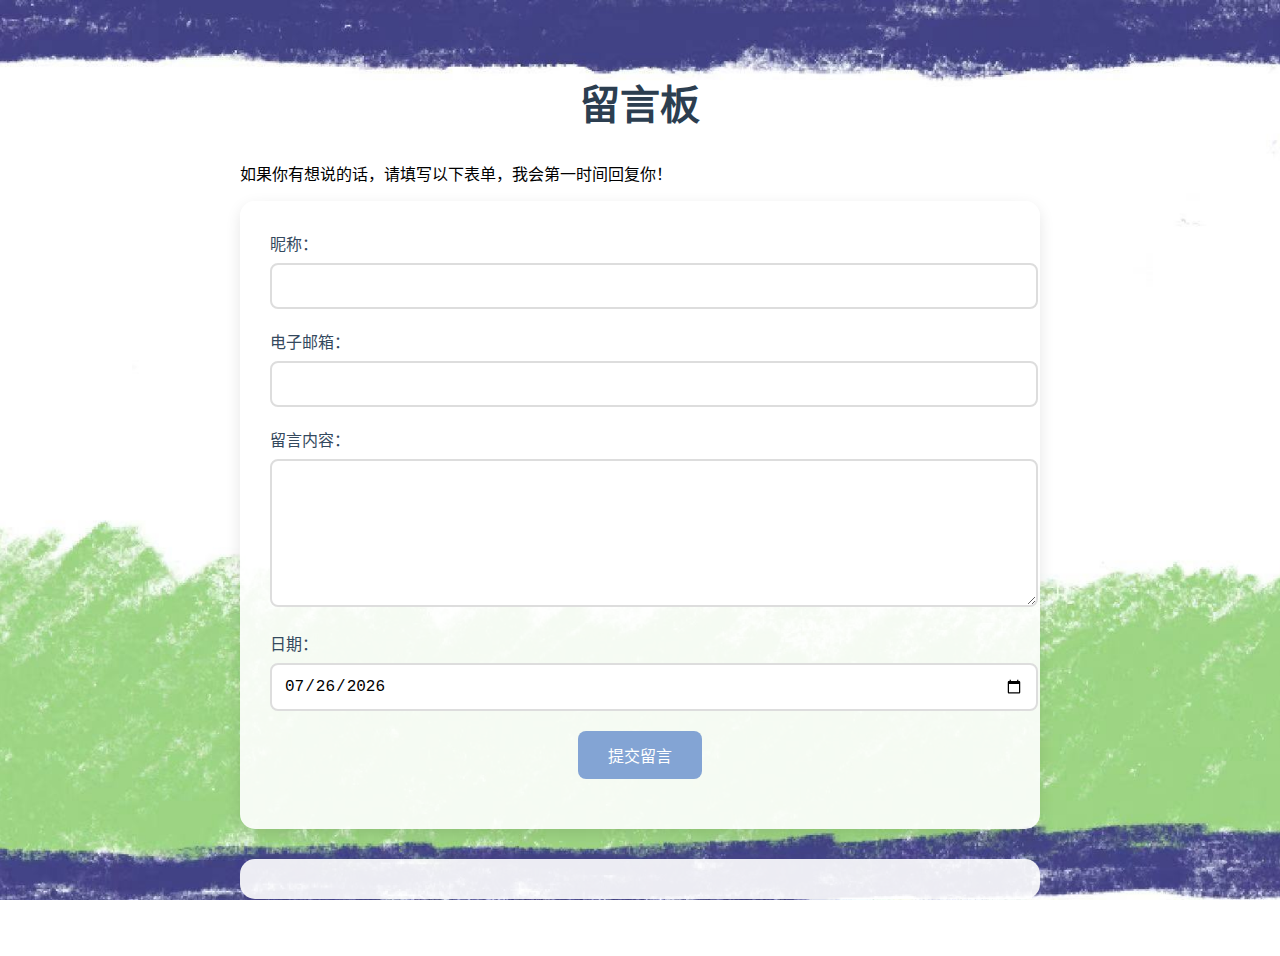
<file: page1.html>
<!DOCTYPE html>
<html lang="zh-CN">
<head>
    <meta charset="UTF-8">
    <meta name="viewport" content="width=device-width, initial-scale=1.0">
    <title>联系我</title>
    <link rel="stylesheet" href="styles/style2.css">
    <link rel="icon" href="images/icon2.jpg" />
</head>
<body>
<div class="container">
    <br>
    <h1>留言板</h1>
    <p>如果你有想说的话，请填写以下表单，我会第一时间回复你！</p>
    <div class="form-container">
        <form id="messageForm">
            <div class="form-group">
                <label for="nickname">昵称：</label>
                <input type="text" id="nickname" required>
            </div>

            <div class="form-group">
                <label for="email">电子邮箱：</label>
                <input type="email" id="email" required>
                <div class="error" id="emailError"></div>
            </div>

            <div class="form-group">
                <label for="message">留言内容：</label>
                <textarea id="message" required></textarea>
            </div>

            <div class="form-group">
                <label for="date">日期：</label>
                <input type="date" id="date" required>
            </div>

            <button type="submit">提交留言</button>
        </form>
    </div>

    <div class="message-list" id="messageList"></div>
    <div class="success-message" id="successMessage">留言提交成功！</div>
</div>

<script src="scripts/main2.js"></script>

</body>
</html>
</file>
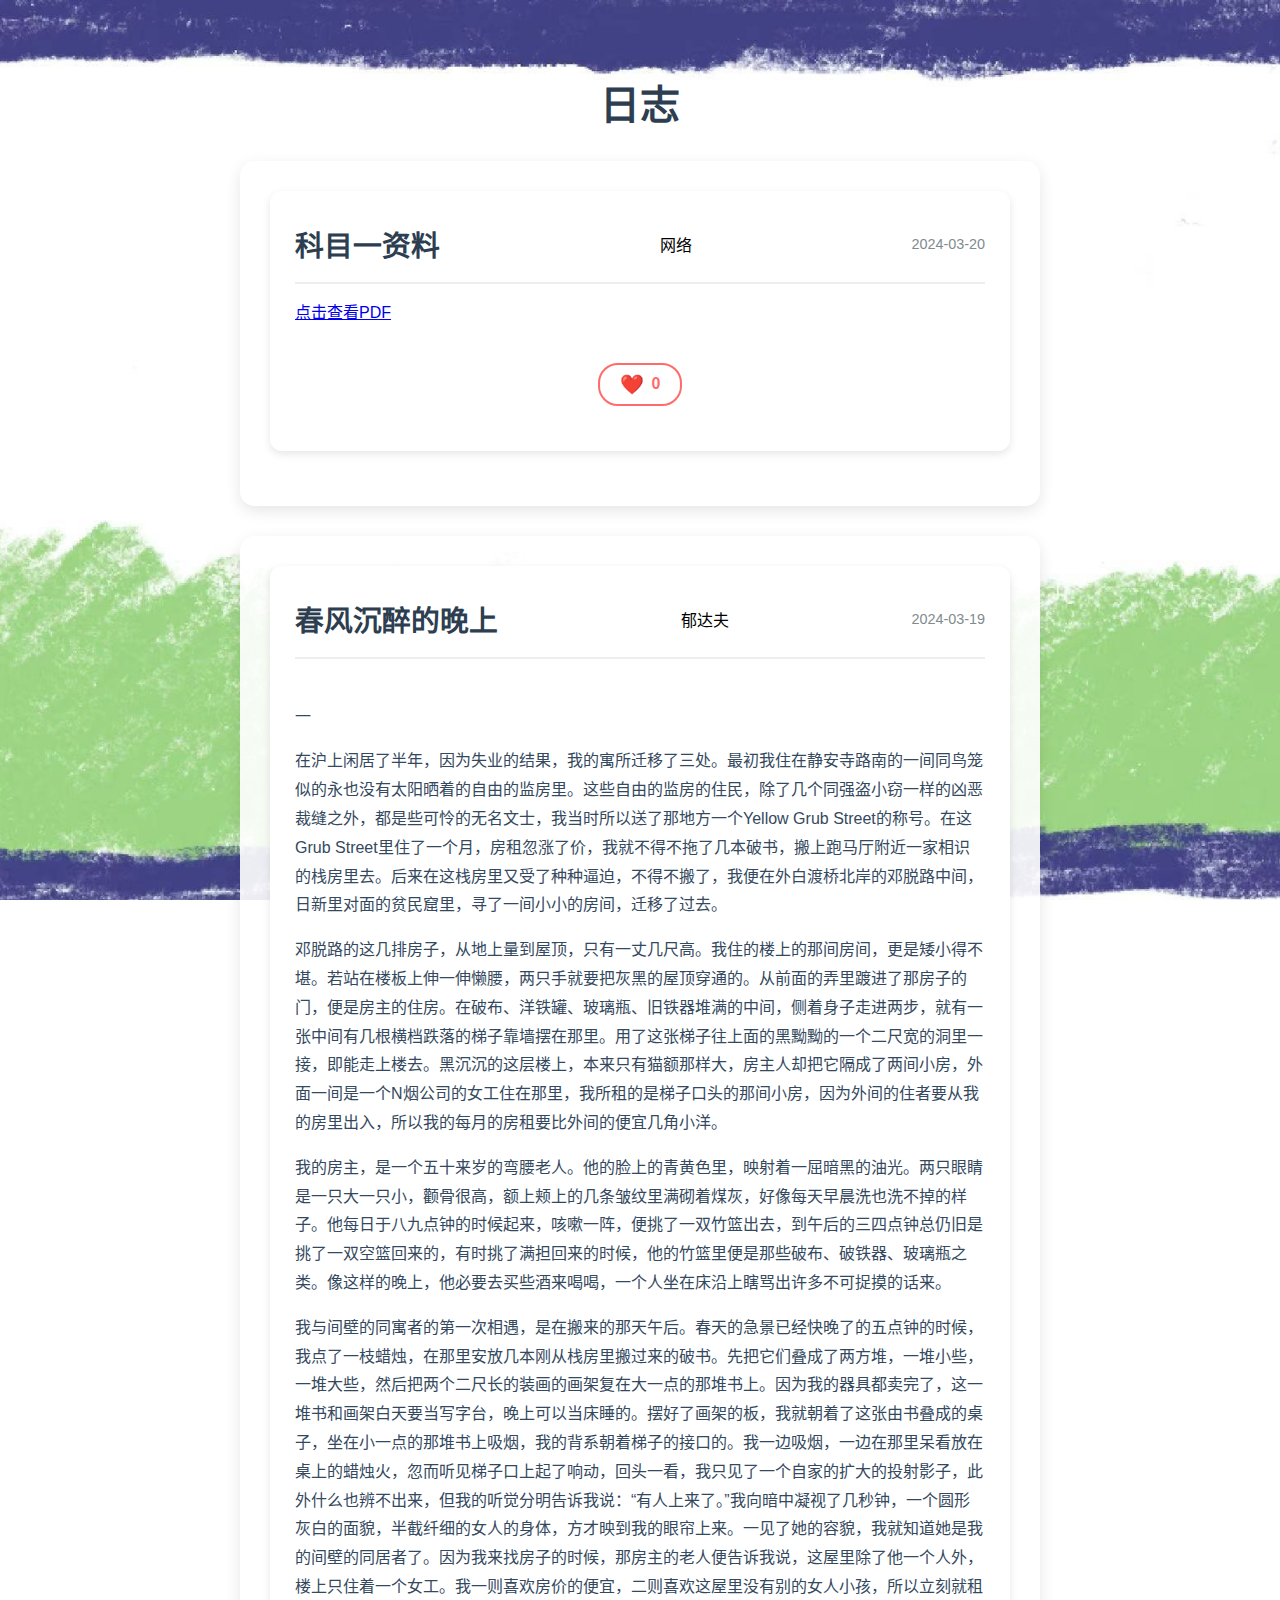
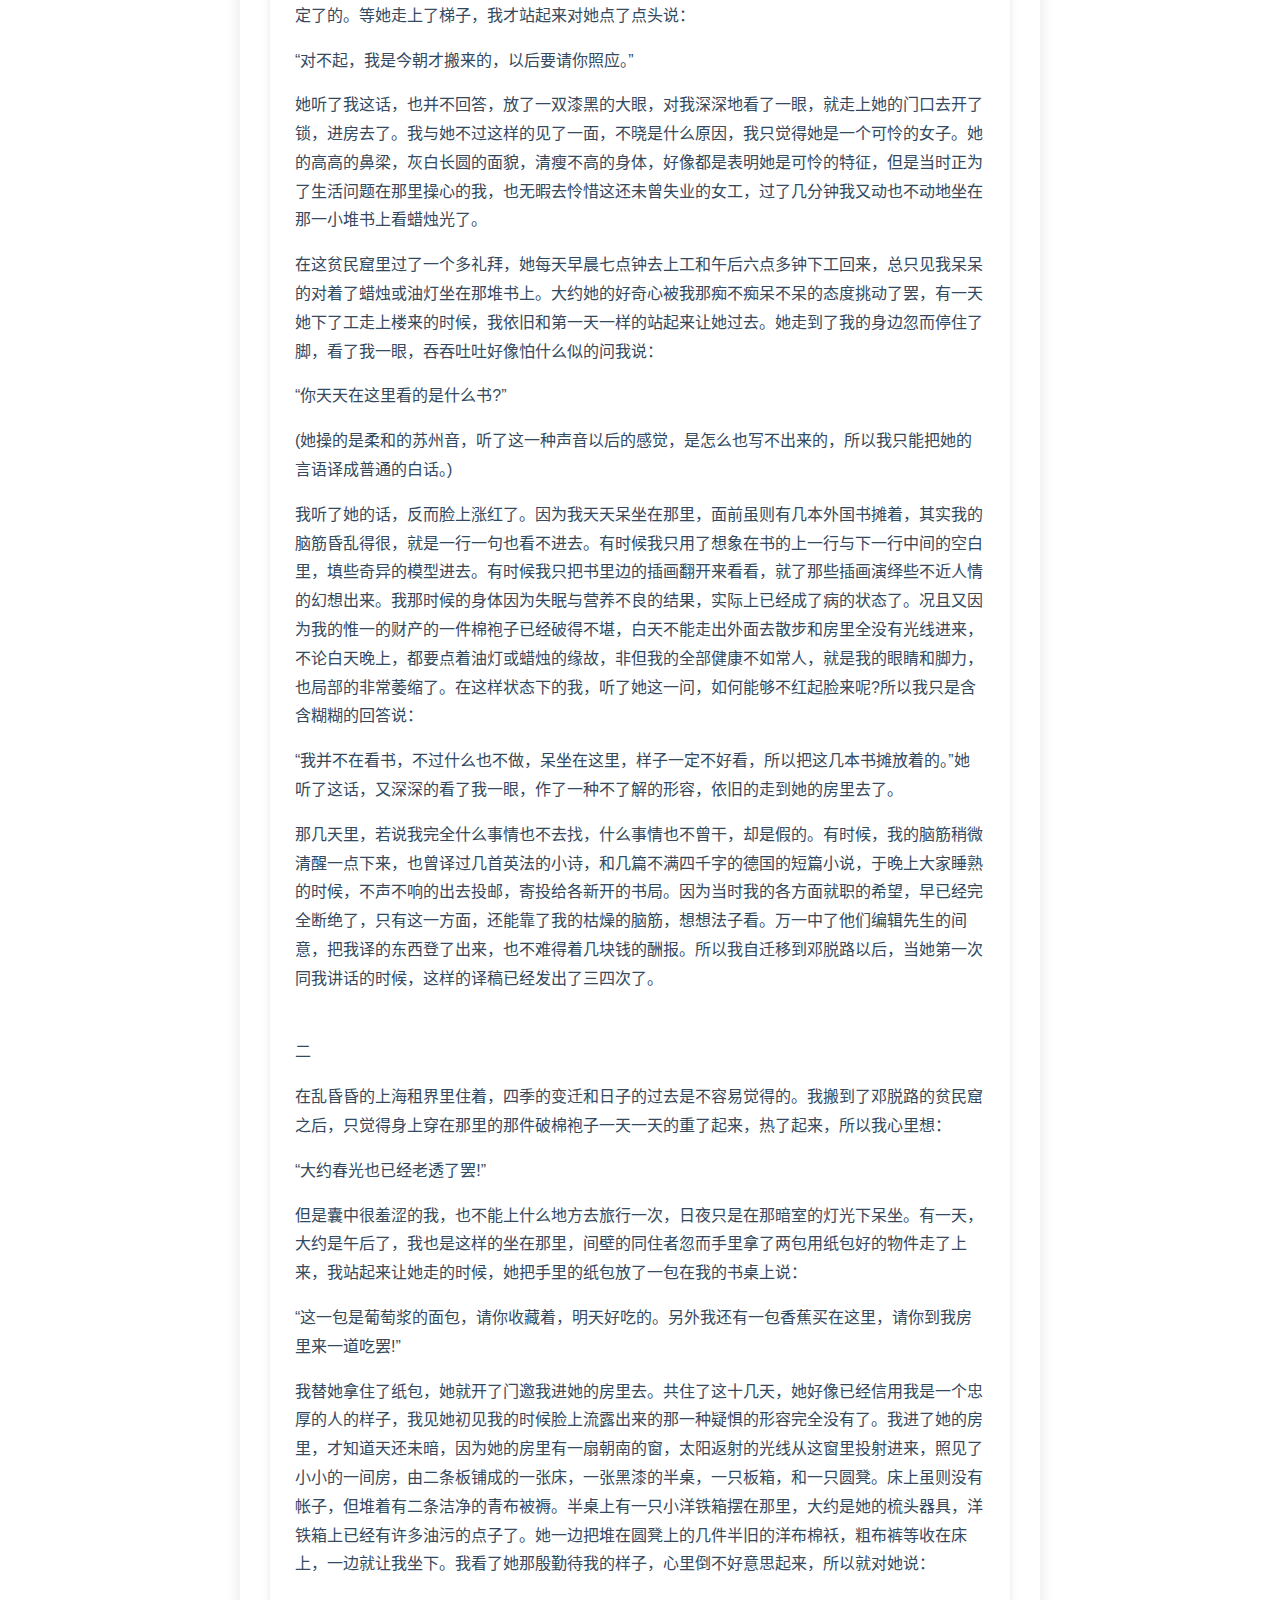
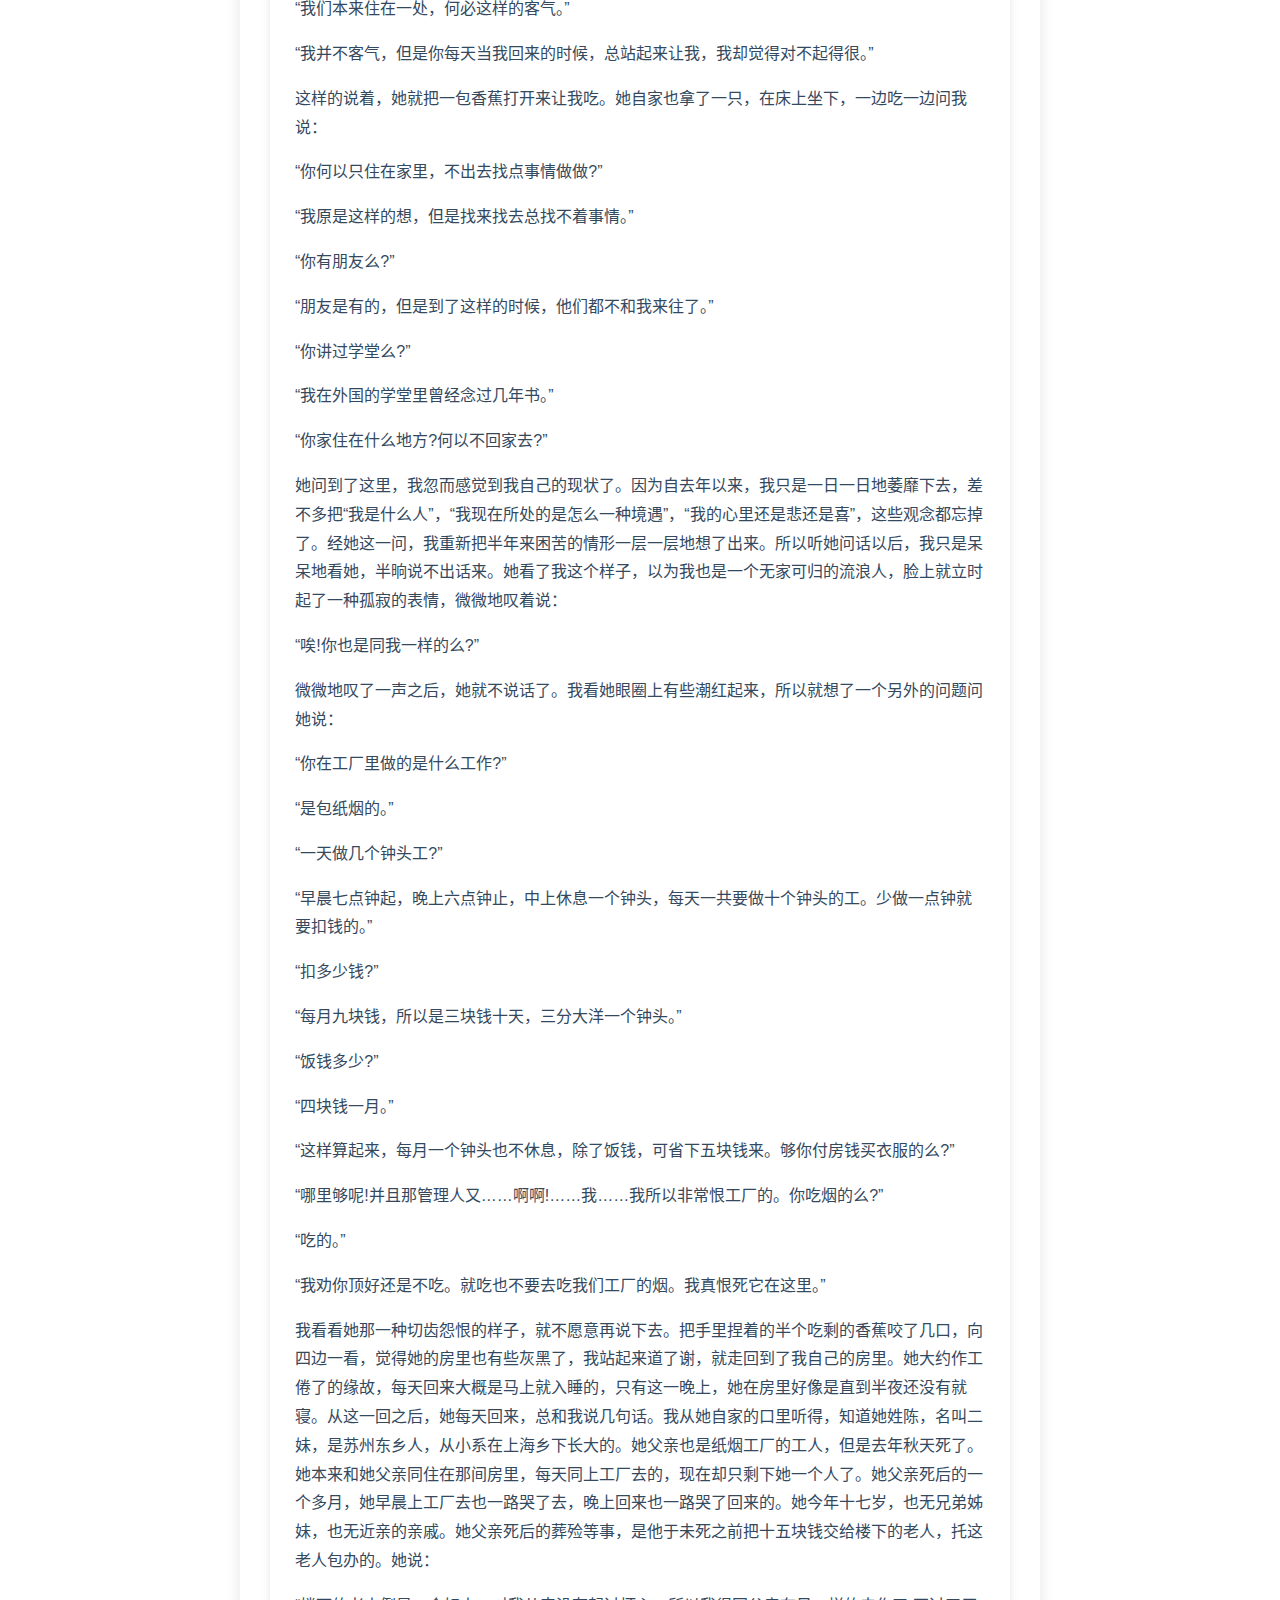
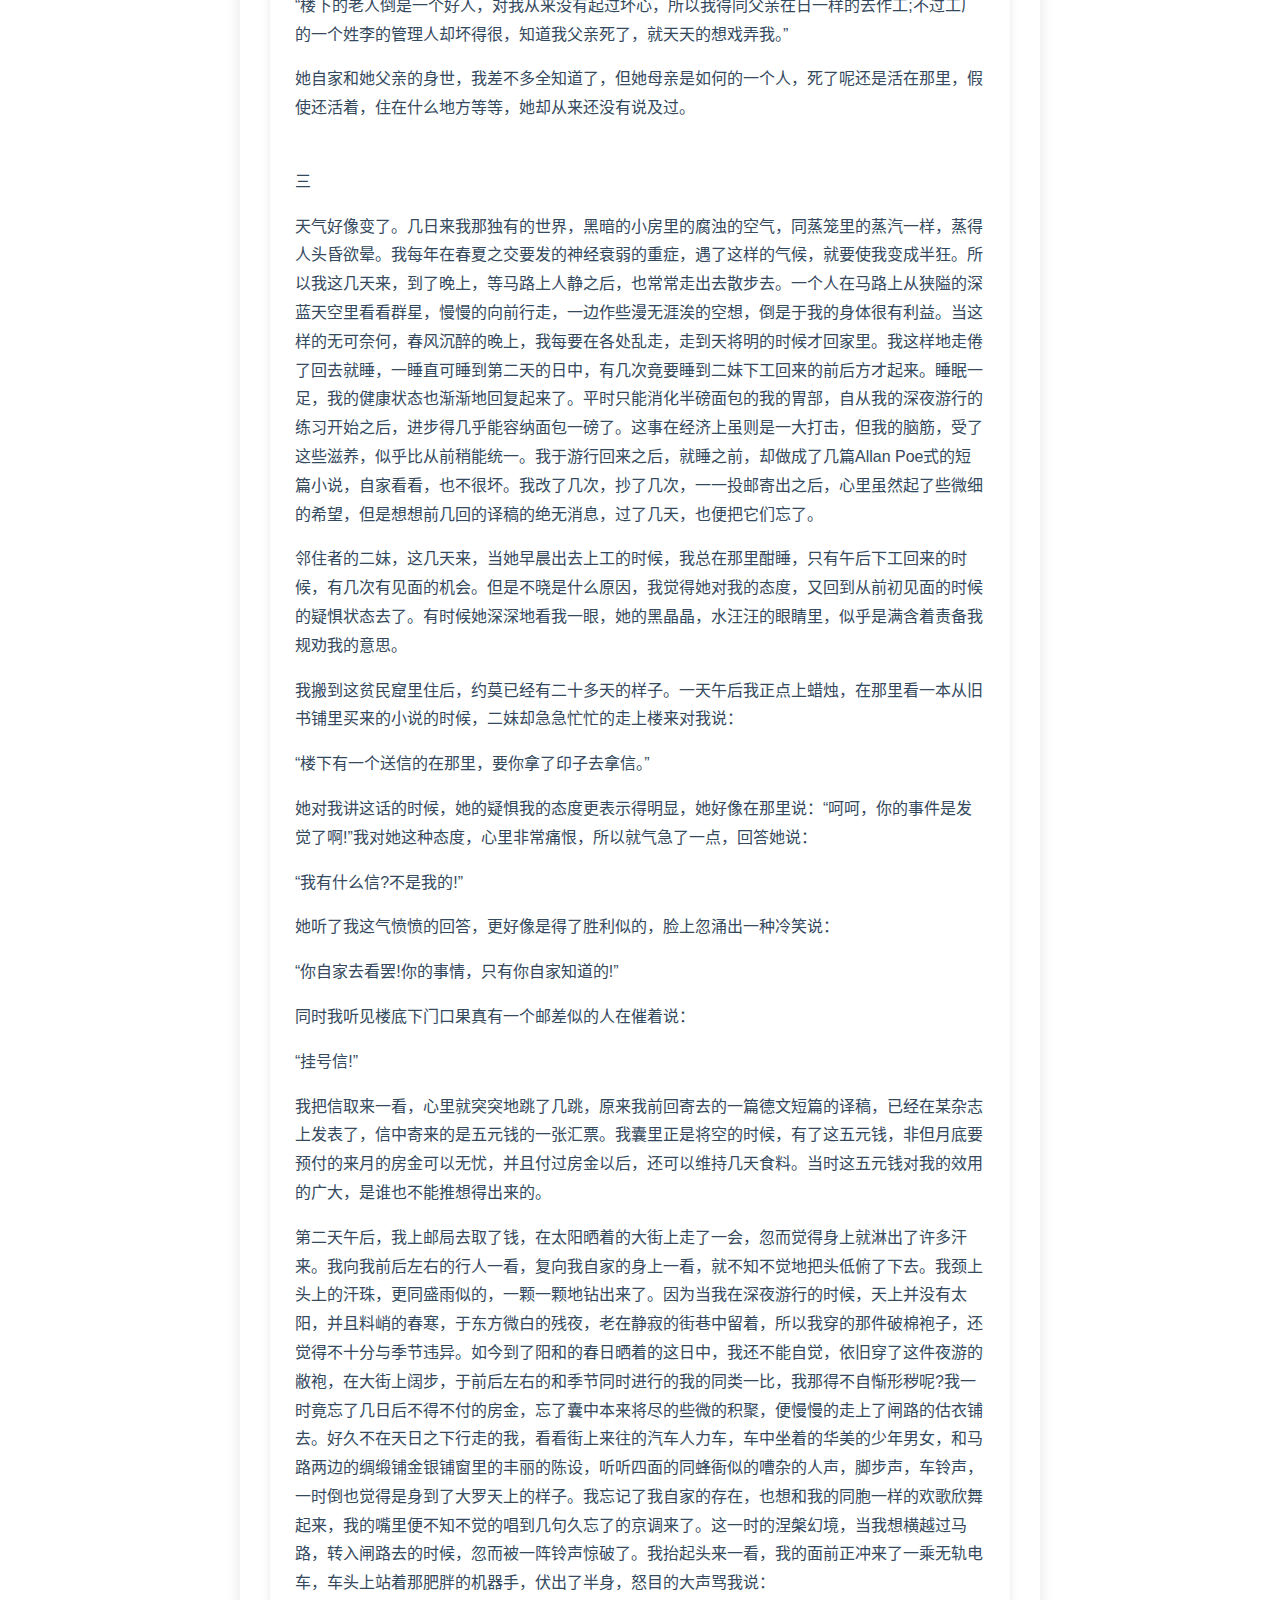
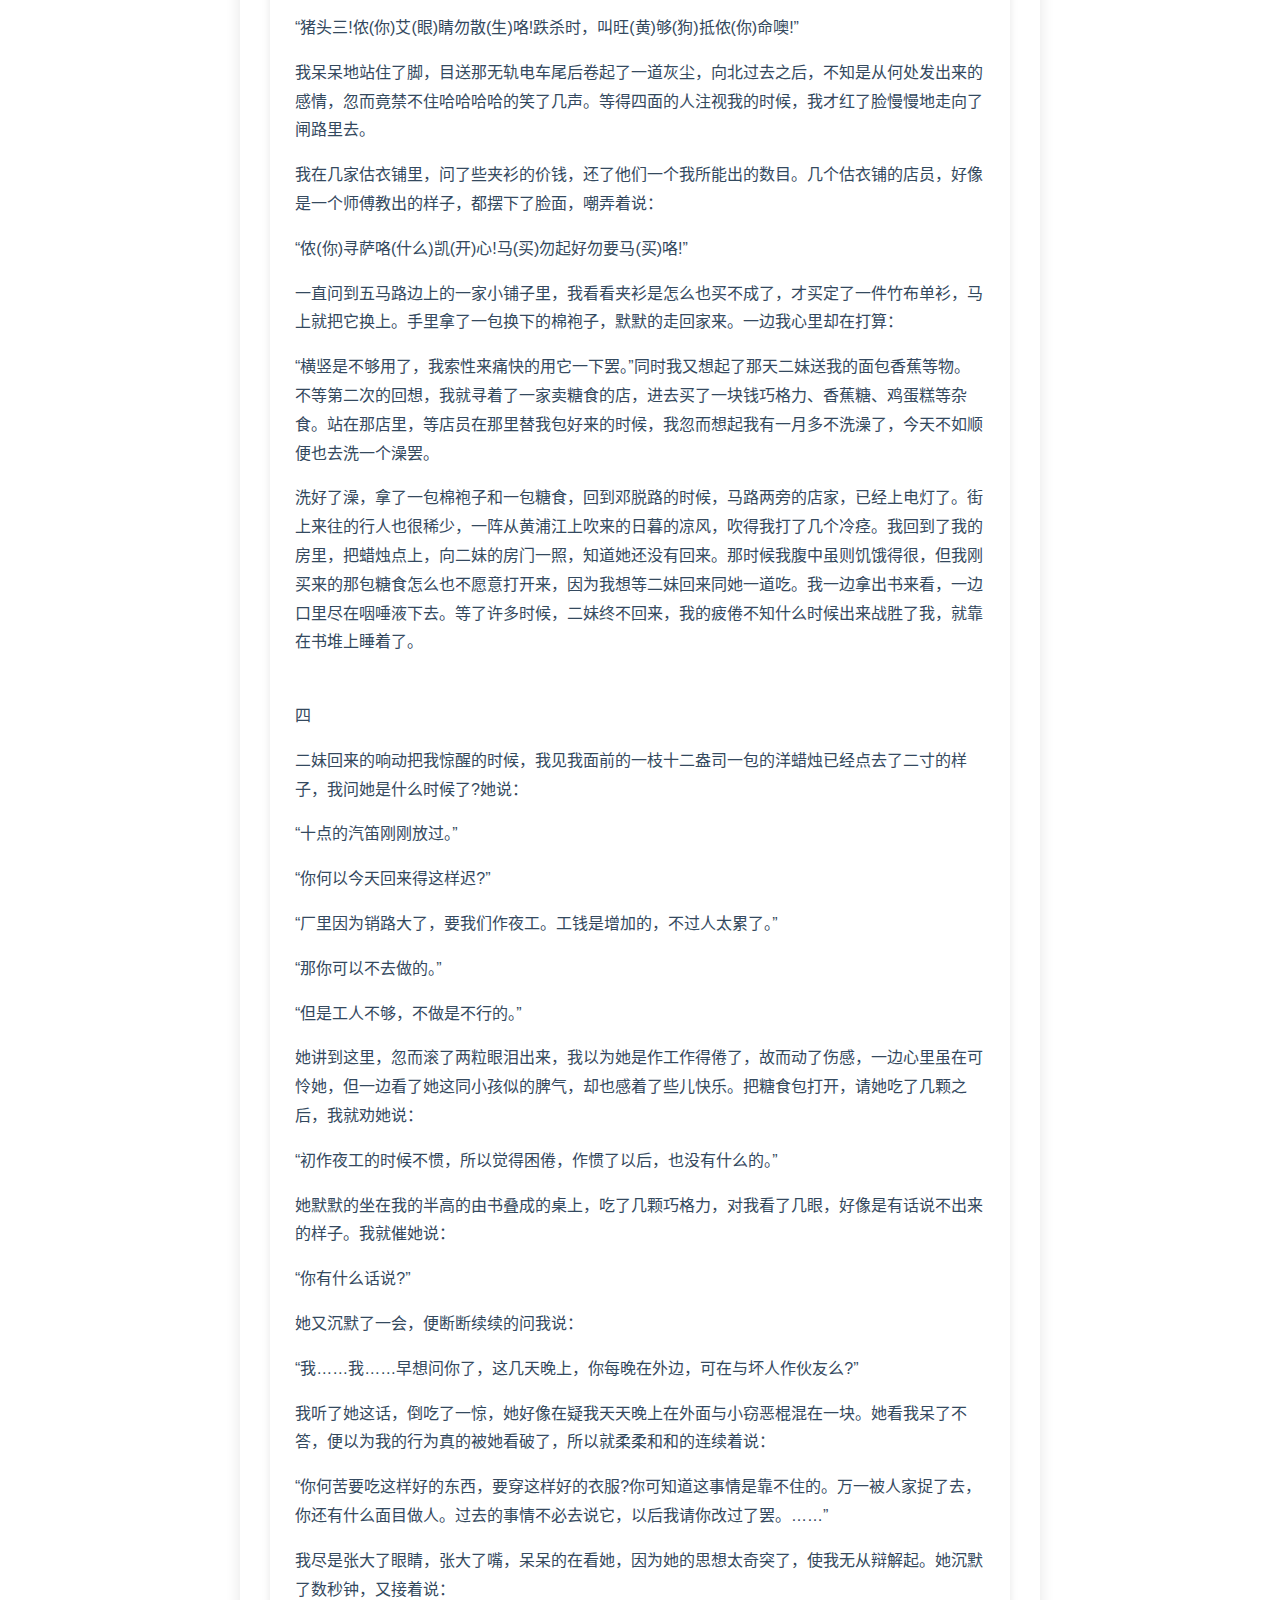
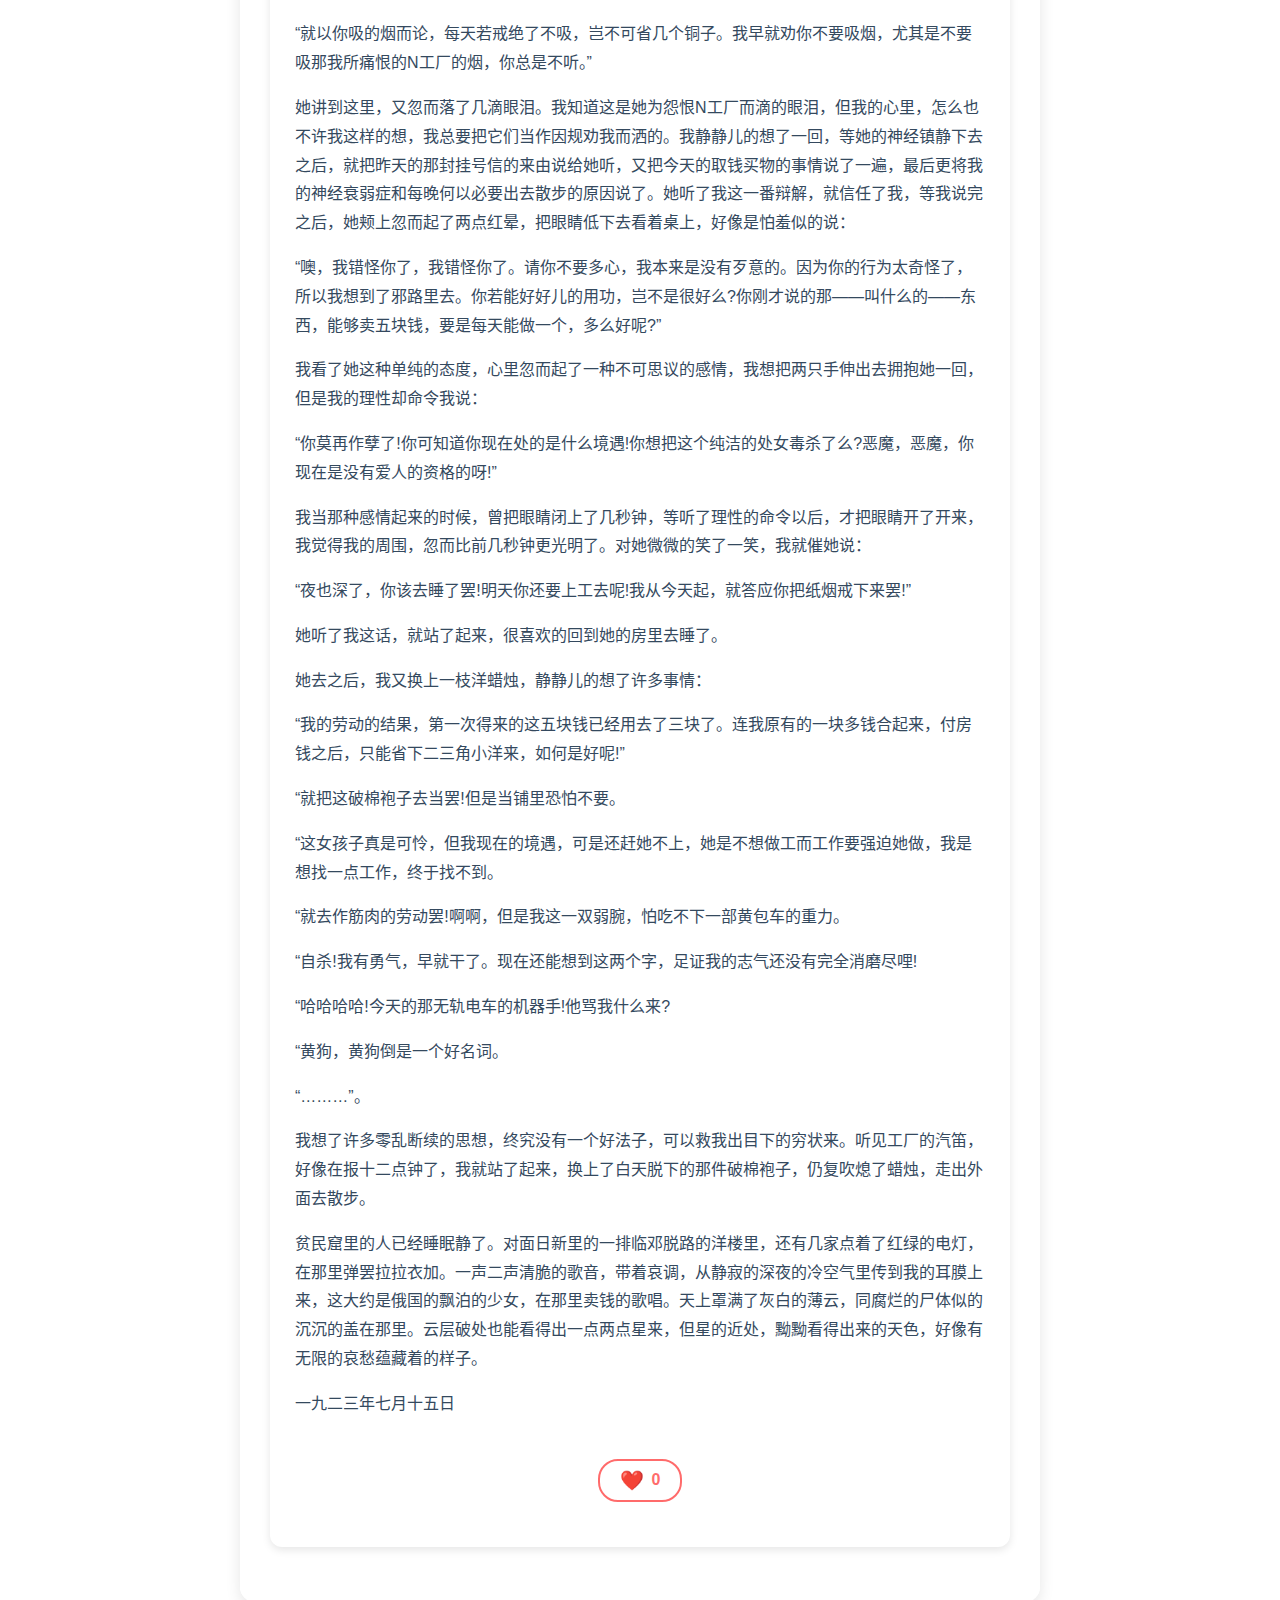
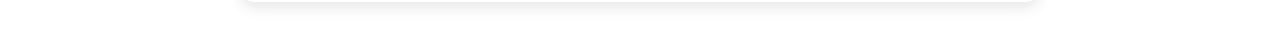
<file: page2.html>
<!DOCTYPE html>
<html lang="zh-CN">
<head>
    <meta charset="UTF-8">
    <meta name="viewport" content="width=device-width, initial-scale=1.0">
    <title>日志</title>
    <link rel="stylesheet" href="styles/style3.css">
    <link rel="icon" href="images/icon2.jpg" />
</head>
<body>
<div class="container">
    <br>
    <h1>日志</h1>
    
    <div class="article-container">

        <article class="article-card" data-id="2">
            <div class="article-header">
                <h2>科目一资料</h2>
                <p class="writer">网络</p>
                <span class="article-date">2024-03-20</span>
            </div>
            <div class="article-body">
                <a href="articles/Car1.pdf">点击查看PDF</a>
            </div>
            <div class="article-footer">
                <button class="like-btn">
                    <span class="like-icon">❤️</span>
                    <span class="like-count">0</span>
                </button>
            </div>
        </article>

    </div>

    <div class="article-container">
        <article class="article-card" data-id="1">
            <div class="article-header">
                <h2>春风沉醉的晚上</h2>
                <p class="writer">郁达夫</p>
                <span class="article-date">2024-03-19</span>
            </div>
            <div class="article-content">
                <br>一<br>
                <p>
                在沪上闲居了半年，因为失业的结果，我的寓所迁移了三处。最初我住在静安寺路南的一间同鸟笼似的永也没有太阳晒着的自由的监房里。这些自由的监房的住民，除了几个同强盗小窃一样的凶恶裁缝之外，都是些可怜的无名文士，我当时所以送了那地方一个Yellow Grub Street的称号。在这Grub Street里住了一个月，房租忽涨了价，我就不得不拖了几本破书，搬上跑马厅附近一家相识的栈房里去。后来在这栈房里又受了种种逼迫，不得不搬了，我便在外白渡桥北岸的邓脱路中间，日新里对面的贫民窟里，寻了一间小小的房间，迁移了过去。
                </p>
                <p>
                邓脱路的这几排房子，从地上量到屋顶，只有一丈几尺高。我住的楼上的那间房间，更是矮小得不堪。若站在楼板上伸一伸懒腰，两只手就要把灰黑的屋顶穿通的。从前面的弄里踱进了那房子的门，便是房主的住房。在破布、洋铁罐、玻璃瓶、旧铁器堆满的中间，侧着身子走进两步，就有一张中间有几根横档跌落的梯子靠墙摆在那里。用了这张梯子往上面的黑黝黝的一个二尺宽的洞里一接，即能走上楼去。黑沉沉的这层楼上，本来只有猫额那样大，房主人却把它隔成了两间小房，外面一间是一个N烟公司的女工住在那里，我所租的是梯子口头的那间小房，因为外间的住者要从我的房里出入，所以我的每月的房租要比外间的便宜几角小洋。
                </p>
                <p>
                我的房主，是一个五十来岁的弯腰老人。他的脸上的青黄色里，映射着一屈暗黑的油光。两只眼睛是一只大一只小，颧骨很高，额上颊上的几条皱纹里满砌着煤灰，好像每天早晨洗也洗不掉的样子。他每日于八九点钟的时候起来，咳嗽一阵，便挑了一双竹篮出去，到午后的三四点钟总仍旧是挑了一双空篮回来的，有时挑了满担回来的时候，他的竹篮里便是那些破布、破铁器、玻璃瓶之类。像这样的晚上，他必要去买些酒来喝喝，一个人坐在床沿上瞎骂出许多不可捉摸的话来。
                </p>
                <p>
                我与间壁的同寓者的第一次相遇，是在搬来的那天午后。春天的急景已经快晚了的五点钟的时候，我点了一枝蜡烛，在那里安放几本刚从栈房里搬过来的破书。先把它们叠成了两方堆，一堆小些，一堆大些，然后把两个二尺长的装画的画架复在大一点的那堆书上。因为我的器具都卖完了，这一堆书和画架白天要当写字台，晚上可以当床睡的。摆好了画架的板，我就朝着了这张由书叠成的桌子，坐在小一点的那堆书上吸烟，我的背系朝着梯子的接口的。我一边吸烟，一边在那里呆看放在桌上的蜡烛火，忽而听见梯子口上起了响动，回头一看，我只见了一个自家的扩大的投射影子，此外什么也辨不出来，但我的听觉分明告诉我说：“有人上来了。”我向暗中凝视了几秒钟，一个圆形灰白的面貌，半截纤细的女人的身体，方才映到我的眼帘上来。一见了她的容貌，我就知道她是我的间壁的同居者了。因为我来找房子的时候，那房主的老人便告诉我说，这屋里除了他一个人外，楼上只住着一个女工。我一则喜欢房价的便宜，二则喜欢这屋里没有别的女人小孩，所以立刻就租定了的。等她走上了梯子，我才站起来对她点了点头说：
                </p>
                <p>
                “对不起，我是今朝才搬来的，以后要请你照应。”
                </p>
                <p>

                她听了我这话，也并不回答，放了一双漆黑的大眼，对我深深地看了一眼，就走上她的门口去开了锁，进房去了。我与她不过这样的见了一面，不晓是什么原因，我只觉得她是一个可怜的女子。她的高高的鼻梁，灰白长圆的面貌，清瘦不高的身体，好像都是表明她是可怜的特征，但是当时正为了生活问题在那里操心的我，也无暇去怜惜这还未曾失业的女工，过了几分钟我又动也不动地坐在那一小堆书上看蜡烛光了。
                </p>
                <p>
                在这贫民窟里过了一个多礼拜，她每天早晨七点钟去上工和午后六点多钟下工回来，总只见我呆呆的对着了蜡烛或油灯坐在那堆书上。大约她的好奇心被我那痴不痴呆不呆的态度挑动了罢，有一天她下了工走上楼来的时候，我依旧和第一天一样的站起来让她过去。她走到了我的身边忽而停住了脚，看了我一眼，吞吞吐吐好像怕什么似的问我说：
                </p>
                <p>
                “你天天在这里看的是什么书?”
                </p>
                <p>
                (她操的是柔和的苏州音，听了这一种声音以后的感觉，是怎么也写不出来的，所以我只能把她的言语译成普通的白话。)
                </p>
                <p>
                我听了她的话，反而脸上涨红了。因为我天天呆坐在那里，面前虽则有几本外国书摊着，其实我的脑筋昏乱得很，就是一行一句也看不进去。有时候我只用了想象在书的上一行与下一行中间的空白里，填些奇异的模型进去。有时候我只把书里边的插画翻开来看看，就了那些插画演绎些不近人情的幻想出来。我那时候的身体因为失眠与营养不良的结果，实际上已经成了病的状态了。况且又因为我的惟一的财产的一件棉袍子已经破得不堪，白天不能走出外面去散步和房里全没有光线进来，不论白天晚上，都要点着油灯或蜡烛的缘故，非但我的全部健康不如常人，就是我的眼睛和脚力，也局部的非常萎缩了。在这样状态下的我，听了她这一问，如何能够不红起脸来呢?所以我只是含含糊糊的回答说：
                </p>
                <p>
                “我并不在看书，不过什么也不做，呆坐在这里，样子一定不好看，所以把这几本书摊放着的。”她听了这话，又深深的看了我一眼，作了一种不了解的形容，依旧的走到她的房里去了。
                </p>
                <p>
                那几天里，若说我完全什么事情也不去找，什么事情也不曾干，却是假的。有时候，我的脑筋稍微清醒一点下来，也曾译过几首英法的小诗，和几篇不满四千字的德国的短篇小说，于晚上大家睡熟的时候，不声不响的出去投邮，寄投给各新开的书局。因为当时我的各方面就职的希望，早已经完全断绝了，只有这一方面，还能靠了我的枯燥的脑筋，想想法子看。万一中了他们编辑先生的间意，把我译的东西登了出来，也不难得着几块钱的酬报。所以我自迁移到邓脱路以后，当她第一次同我讲话的时候，这样的译稿已经发出了三四次了。
                </p>

                <br>二<br>

                <P>

                在乱昏昏的上海租界里住着，四季的变迁和日子的过去是不容易觉得的。我搬到了邓脱路的贫民窟之后，只觉得身上穿在那里的那件破棉袍子一天一天的重了起来，热了起来，所以我心里想：
                </P>
                <P>
                “大约春光也已经老透了罢!”
                </P>
                <P>
                但是囊中很羞涩的我，也不能上什么地方去旅行一次，日夜只是在那暗室的灯光下呆坐。有一天，大约是午后了，我也是这样的坐在那里，间壁的同住者忽而手里拿了两包用纸包好的物件走了上来，我站起来让她走的时候，她把手里的纸包放了一包在我的书桌上说：
                </P>
                <P>
                “这一包是葡萄浆的面包，请你收藏着，明天好吃的。另外我还有一包香蕉买在这里，请你到我房里来一道吃罢!”
                </P>
                <P>
                我替她拿住了纸包，她就开了门邀我进她的房里去。共住了这十几天，她好像已经信用我是一个忠厚的人的样子，我见她初见我的时候脸上流露出来的那一种疑惧的形容完全没有了。我进了她的房里，才知道天还未暗，因为她的房里有一扇朝南的窗，太阳返射的光线从这窗里投射进来，照见了小小的一间房，由二条板铺成的一张床，一张黑漆的半桌，一只板箱，和一只圆凳。床上虽则没有帐子，但堆着有二条洁净的青布被褥。半桌上有一只小洋铁箱摆在那里，大约是她的梳头器具，洋铁箱上已经有许多油污的点子了。她一边把堆在圆凳上的几件半旧的洋布棉袄，粗布裤等收在床上，一边就让我坐下。我看了她那殷勤待我的样子，心里倒不好意思起来，所以就对她说：
                </P>
                <P>
                “我们本来住在一处，何必这样的客气。”
                </P>
                <P>
                “我并不客气，但是你每天当我回来的时候，总站起来让我，我却觉得对不起得很。”
                </P>
                <P>
                这样的说着，她就把一包香蕉打开来让我吃。她自家也拿了一只，在床上坐下，一边吃一边问我说：
                </P>
                <P>
                “你何以只住在家里，不出去找点事情做做?”
                </P>
                <P>
                “我原是这样的想，但是找来找去总找不着事情。”
                </P>
                <P>
                “你有朋友么?”
                </P>
                <P>
                “朋友是有的，但是到了这样的时候，他们都不和我来往了。”
                </P>
                <P>
                “你讲过学堂么?”
                </P>
                <P>
                “我在外国的学堂里曾经念过几年书。”
                </P>
                <P>
                “你家住在什么地方?何以不回家去?”
                </P>
                <P>
                她问到了这里，我忽而感觉到我自己的现状了。因为自去年以来，我只是一日一日地萎靡下去，差不多把“我是什么人”，“我现在所处的是怎么一种境遇”，“我的心里还是悲还是喜”，这些观念都忘掉了。经她这一问，我重新把半年来困苦的情形一层一层地想了出来。所以听她问话以后，我只是呆呆地看她，半晌说不出话来。她看了我这个样子，以为我也是一个无家可归的流浪人，脸上就立时起了一种孤寂的表情，微微地叹着说：
                </P>
                <p>
                “唉!你也是同我一样的么?”
                </p>
                <p>
                微微地叹了一声之后，她就不说话了。我看她眼圈上有些潮红起来，所以就想了一个另外的问题问她说：
                </p>
                <p>
                “你在工厂里做的是什么工作?”
                </p>
                <p>
                “是包纸烟的。”
                </p>
                <p>
                “一天做几个钟头工?”
                </p>
                <p>
                “早晨七点钟起，晚上六点钟止，中上休息一个钟头，每天一共要做十个钟头的工。少做一点钟就要扣钱的。”
                </p>
                <p>
                “扣多少钱?”
                </p>
                <p>
                “每月九块钱，所以是三块钱十天，三分大洋一个钟头。”
                </p>
                <p>
                “饭钱多少?”
                </p>
                <p>
                “四块钱一月。”
                </p>
                <p>
                “这样算起来，每月一个钟头也不休息，除了饭钱，可省下五块钱来。够你付房钱买衣服的么?”
                </p>
                <p>
                “哪里够呢!并且那管理人又……啊啊!……我……我所以非常恨工厂的。你吃烟的么?”
                </p>
                <p>
                “吃的。”
                </p>
                <p>
                “我劝你顶好还是不吃。就吃也不要去吃我们工厂的烟。我真恨死它在这里。”
                </p>
                <p>
                我看看她那一种切齿怨恨的样子，就不愿意再说下去。把手里捏着的半个吃剩的香蕉咬了几口，向四边一看，觉得她的房里也有些灰黑了，我站起来道了谢，就走回到了我自己的房里。她大约作工倦了的缘故，每天回来大概是马上就入睡的，只有这一晚上，她在房里好像是直到半夜还没有就寝。从这一回之后，她每天回来，总和我说几句话。我从她自家的口里听得，知道她姓陈，名叫二妹，是苏州东乡人，从小系在上海乡下长大的。她父亲也是纸烟工厂的工人，但是去年秋天死了。她本来和她父亲同住在那间房里，每天同上工厂去的，现在却只剩下她一个人了。她父亲死后的一个多月，她早晨上工厂去也一路哭了去，晚上回来也一路哭了回来的。她今年十七岁，也无兄弟姊妹，也无近亲的亲戚。她父亲死后的葬殓等事，是他于未死之前把十五块钱交给楼下的老人，托这老人包办的。她说：
                </p>
                <p>
                “楼下的老人倒是一个好人，对我从来没有起过坏心，所以我得同父亲在日一样的去作工;不过工厂的一个姓李的管理人却坏得很，知道我父亲死了，就天天的想戏弄我。”
                </p>
                <p>
                她自家和她父亲的身世，我差不多全知道了，但她母亲是如何的一个人，死了呢还是活在那里，假使还活着，住在什么地方等等，她却从来还没有说及过。
                </p>

                <br>三<br>

                <p>
                天气好像变了。几日来我那独有的世界，黑暗的小房里的腐浊的空气，同蒸笼里的蒸汽一样，蒸得人头昏欲晕。我每年在春夏之交要发的神经衰弱的重症，遇了这样的气候，就要使我变成半狂。所以我这几天来，到了晚上，等马路上人静之后，也常常走出去散步去。一个人在马路上从狭隘的深蓝天空里看看群星，慢慢的向前行走，一边作些漫无涯涘的空想，倒是于我的身体很有利益。当这样的无可奈何，春风沉醉的晚上，我每要在各处乱走，走到天将明的时候才回家里。我这样地走倦了回去就睡，一睡直可睡到第二天的日中，有几次竟要睡到二妹下工回来的前后方才起来。睡眠一足，我的健康状态也渐渐地回复起来了。平时只能消化半磅面包的我的胃部，自从我的深夜游行的练习开始之后，进步得几乎能容纳面包一磅了。这事在经济上虽则是一大打击，但我的脑筋，受了这些滋养，似乎比从前稍能统一。我于游行回来之后，就睡之前，却做成了几篇Allan Poe式的短篇小说，自家看看，也不很坏。我改了几次，抄了几次，一一投邮寄出之后，心里虽然起了些微细的希望，但是想想前几回的译稿的绝无消息，过了几天，也便把它们忘了。
            </p>
                <p>
                邻住者的二妹，这几天来，当她早晨出去上工的时候，我总在那里酣睡，只有午后下工回来的时候，有几次有见面的机会。但是不晓是什么原因，我觉得她对我的态度，又回到从前初见面的时候的疑惧状态去了。有时候她深深地看我一眼，她的黑晶晶，水汪汪的眼睛里，似乎是满含着责备我规劝我的意思。
                </p>
                <p>
                我搬到这贫民窟里住后，约莫已经有二十多天的样子。一天午后我正点上蜡烛，在那里看一本从旧书铺里买来的小说的时候，二妹却急急忙忙的走上楼来对我说：
                </p>
                <p>
                “楼下有一个送信的在那里，要你拿了印子去拿信。”
                </p>
                <p>
                她对我讲这话的时候，她的疑惧我的态度更表示得明显，她好像在那里说：“呵呵，你的事件是发觉了啊!”我对她这种态度，心里非常痛恨，所以就气急了一点，回答她说：
                </p>
                <p>
                “我有什么信?不是我的!”
                </p>
                <p>
                她听了我这气愤愤的回答，更好像是得了胜利似的，脸上忽涌出一种冷笑说：
                </p>
                <p>
                “你自家去看罢!你的事情，只有你自家知道的!”
                </p>
                <p>
                同时我听见楼底下门口果真有一个邮差似的人在催着说：
                </p>
                <p>
                “挂号信!”
                </p>
                <p>
                我把信取来一看，心里就突突地跳了几跳，原来我前回寄去的一篇德文短篇的译稿，已经在某杂志上发表了，信中寄来的是五元钱的一张汇票。我囊里正是将空的时候，有了这五元钱，非但月底要预付的来月的房金可以无忧，并且付过房金以后，还可以维持几天食料。当时这五元钱对我的效用的广大，是谁也不能推想得出来的。
                </p>
                <p>
                第二天午后，我上邮局去取了钱，在太阳晒着的大街上走了一会，忽而觉得身上就淋出了许多汗来。我向我前后左右的行人一看，复向我自家的身上一看，就不知不觉地把头低俯了下去。我颈上头上的汗珠，更同盛雨似的，一颗一颗地钻出来了。因为当我在深夜游行的时候，天上并没有太阳，并且料峭的春寒，于东方微白的残夜，老在静寂的街巷中留着，所以我穿的那件破棉袍子，还觉得不十分与季节违异。如今到了阳和的春日晒着的这日中，我还不能自觉，依旧穿了这件夜游的敝袍，在大街上阔步，于前后左右的和季节同时进行的我的同类一比，我那得不自惭形秽呢?我一时竟忘了几日后不得不付的房金，忘了囊中本来将尽的些微的积聚，便慢慢的走上了闸路的估衣铺去。好久不在天日之下行走的我，看看街上来往的汽车人力车，车中坐着的华美的少年男女，和马路两边的绸缎铺金银铺窗里的丰丽的陈设，听听四面的同蜂衙似的嘈杂的人声，脚步声，车铃声，一时倒也觉得是身到了大罗天上的样子。我忘记了我自家的存在，也想和我的同胞一样的欢歌欣舞起来，我的嘴里便不知不觉的唱到几句久忘了的京调来了。这一时的涅槃幻境，当我想横越过马路，转入闸路去的时候，忽而被一阵铃声惊破了。我抬起头来一看，我的面前正冲来了一乘无轨电车，车头上站着那肥胖的机器手，伏出了半身，怒目的大声骂我说：
                </p>
                <p>
                “猪头三!侬(你)艾(眼)睛勿散(生)咯!跌杀时，叫旺(黄)够(狗)抵侬(你)命噢!”
                </p>
                <p>
                我呆呆地站住了脚，目送那无轨电车尾后卷起了一道灰尘，向北过去之后，不知是从何处发出来的感情，忽而竟禁不住哈哈哈哈的笑了几声。等得四面的人注视我的时候，我才红了脸慢慢地走向了闸路里去。
                </p>
                <p>
                我在几家估衣铺里，问了些夹衫的价钱，还了他们一个我所能出的数目。几个估衣铺的店员，好像是一个师傅教出的样子，都摆下了脸面，嘲弄着说：
                </p>
                <p>
                “侬(你)寻萨咯(什么)凯(开)心!马(买)勿起好勿要马(买)咯!”
                </p>
                <p>
                一直问到五马路边上的一家小铺子里，我看看夹衫是怎么也买不成了，才买定了一件竹布单衫，马上就把它换上。手里拿了一包换下的棉袍子，默默的走回家来。一边我心里却在打算：
                </p>
                <p>
                “横竖是不够用了，我索性来痛快的用它一下罢。”同时我又想起了那天二妹送我的面包香蕉等物。不等第二次的回想，我就寻着了一家卖糖食的店，进去买了一块钱巧格力、香蕉糖、鸡蛋糕等杂食。站在那店里，等店员在那里替我包好来的时候，我忽而想起我有一月多不洗澡了，今天不如顺便也去洗一个澡罢。
                </p>
                <p>
                洗好了澡，拿了一包棉袍子和一包糖食，回到邓脱路的时候，马路两旁的店家，已经上电灯了。街上来往的行人也很稀少，一阵从黄浦江上吹来的日暮的凉风，吹得我打了几个冷痉。我回到了我的房里，把蜡烛点上，向二妹的房门一照，知道她还没有回来。那时候我腹中虽则饥饿得很，但我刚买来的那包糖食怎么也不愿意打开来，因为我想等二妹回来同她一道吃。我一边拿出书来看，一边口里尽在咽唾液下去。等了许多时候，二妹终不回来，我的疲倦不知什么时候出来战胜了我，就靠在书堆上睡着了。
                </p>

                <br>四<br>


                <p>
                二妹回来的响动把我惊醒的时候，我见我面前的一枝十二盎司一包的洋蜡烛已经点去了二寸的样子，我问她是什么时候了?她说：
                </p>
                <p>
                “十点的汽笛刚刚放过。”
                </p>
                <p>
                “你何以今天回来得这样迟?”
                </p>
                <p>
                “厂里因为销路大了，要我们作夜工。工钱是增加的，不过人太累了。”
                </p>
                <p>
                “那你可以不去做的。”
                </p>
                <p>
                “但是工人不够，不做是不行的。”
                </p>
                <p>
                她讲到这里，忽而滚了两粒眼泪出来，我以为她是作工作得倦了，故而动了伤感，一边心里虽在可怜她，但一边看了她这同小孩似的脾气，却也感着了些儿快乐。把糖食包打开，请她吃了几颗之后，我就劝她说：
                </p>
                <p>
                “初作夜工的时候不惯，所以觉得困倦，作惯了以后，也没有什么的。”
                </p>
                <p>
                她默默的坐在我的半高的由书叠成的桌上，吃了几颗巧格力，对我看了几眼，好像是有话说不出来的样子。我就催她说：
                </p>
                <p>
                “你有什么话说?”
                </p>
                <p>
                她又沉默了一会，便断断续续的问我说：
                </p>
                <p>
                “我……我……早想问你了，这几天晚上，你每晚在外边，可在与坏人作伙友么?”
                </p>
                <p>
                我听了她这话，倒吃了一惊，她好像在疑我天天晚上在外面与小窃恶棍混在一块。她看我呆了不答，便以为我的行为真的被她看破了，所以就柔柔和和的连续着说：
                </p>
                <p>
                “你何苦要吃这样好的东西，要穿这样好的衣服?你可知道这事情是靠不住的。万一被人家捉了去，你还有什么面目做人。过去的事情不必去说它，以后我请你改过了罢。……”
                </p>
                <p>
                我尽是张大了眼睛，张大了嘴，呆呆的在看她，因为她的思想太奇突了，使我无从辩解起。她沉默了数秒钟，又接着说：
                </p>
                <p>
                “就以你吸的烟而论，每天若戒绝了不吸，岂不可省几个铜子。我早就劝你不要吸烟，尤其是不要吸那我所痛恨的N工厂的烟，你总是不听。”
                </p>
                <p>
                她讲到这里，又忽而落了几滴眼泪。我知道这是她为怨恨N工厂而滴的眼泪，但我的心里，怎么也不许我这样的想，我总要把它们当作因规劝我而洒的。我静静儿的想了一回，等她的神经镇静下去之后，就把昨天的那封挂号信的来由说给她听，又把今天的取钱买物的事情说了一遍，最后更将我的神经衰弱症和每晚何以必要出去散步的原因说了。她听了我这一番辩解，就信任了我，等我说完之后，她颊上忽而起了两点红晕，把眼睛低下去看着桌上，好像是怕羞似的说：
                </p>
                <p>
                “噢，我错怪你了，我错怪你了。请你不要多心，我本来是没有歹意的。因为你的行为太奇怪了，所以我想到了邪路里去。你若能好好儿的用功，岂不是很好么?你刚才说的那——叫什么的——东西，能够卖五块钱，要是每天能做一个，多么好呢?”
                </p>
                <p>
                我看了她这种单纯的态度，心里忽而起了一种不可思议的感情，我想把两只手伸出去拥抱她一回，但是我的理性却命令我说：
                </p>
                <p>
                “你莫再作孽了!你可知道你现在处的是什么境遇!你想把这个纯洁的处女毒杀了么?恶魔，恶魔，你现在是没有爱人的资格的呀!”
                </p>
                <p>
                我当那种感情起来的时候，曾把眼睛闭上了几秒钟，等听了理性的命令以后，才把眼睛开了开来，我觉得我的周围，忽而比前几秒钟更光明了。对她微微的笑了一笑，我就催她说：
                </p>
                <p>
                “夜也深了，你该去睡了罢!明天你还要上工去呢!我从今天起，就答应你把纸烟戒下来罢!”
                </p>
                <p>
                她听了我这话，就站了起来，很喜欢的回到她的房里去睡了。
                </p>
                <p>
                她去之后，我又换上一枝洋蜡烛，静静儿的想了许多事情：
                </p>
                <p>
                “我的劳动的结果，第一次得来的这五块钱已经用去了三块了。连我原有的一块多钱合起来，付房钱之后，只能省下二三角小洋来，如何是好呢!”
                </p>
                <p>
                “就把这破棉袍子去当罢!但是当铺里恐怕不要。
                </p>
                <p>
                “这女孩子真是可怜，但我现在的境遇，可是还赶她不上，她是不想做工而工作要强迫她做，我是想找一点工作，终于找不到。
                </p>
                <p>
                “就去作筋肉的劳动罢!啊啊，但是我这一双弱腕，怕吃不下一部黄包车的重力。
                </p>
                <p>
                “自杀!我有勇气，早就干了。现在还能想到这两个字，足证我的志气还没有完全消磨尽哩!
                </p>
                <p>
                “哈哈哈哈!今天的那无轨电车的机器手!他骂我什么来?
                </p>
                <p>
                “黄狗，黄狗倒是一个好名词。
                </p>
                <p>
                “………”。
                </p>
                <p>
                我想了许多零乱断续的思想，终究没有一个好法子，可以救我出目下的穷状来。听见工厂的汽笛，好像在报十二点钟了，我就站了起来，换上了白天脱下的那件破棉袍子，仍复吹熄了蜡烛，走出外面去散步。
                </p>
                <p>
                贫民窟里的人已经睡眠静了。对面日新里的一排临邓脱路的洋楼里，还有几家点着了红绿的电灯，在那里弹罢拉拉衣加。一声二声清脆的歌音，带着哀调，从静寂的深夜的冷空气里传到我的耳膜上来，这大约是俄国的飘泊的少女，在那里卖钱的歌唱。天上罩满了灰白的薄云，同腐烂的尸体似的沉沉的盖在那里。云层破处也能看得出一点两点星来，但星的近处，黝黝看得出来的天色，好像有无限的哀愁蕴藏着的样子。
                </p>
                <p>
                一九二三年七月十五日
                </p>
            </div>
            <div class="article-footer">
                <button class="like-btn">
                    <span class="like-icon">❤️</span>
                    <span class="like-count">0</span>
                </button>
            </div>
        </article>

        <!-- 更多文章结构... -->
    </div>
</div>

<script src="scripts/main3.js"></script>
</body>
</html>
</file>
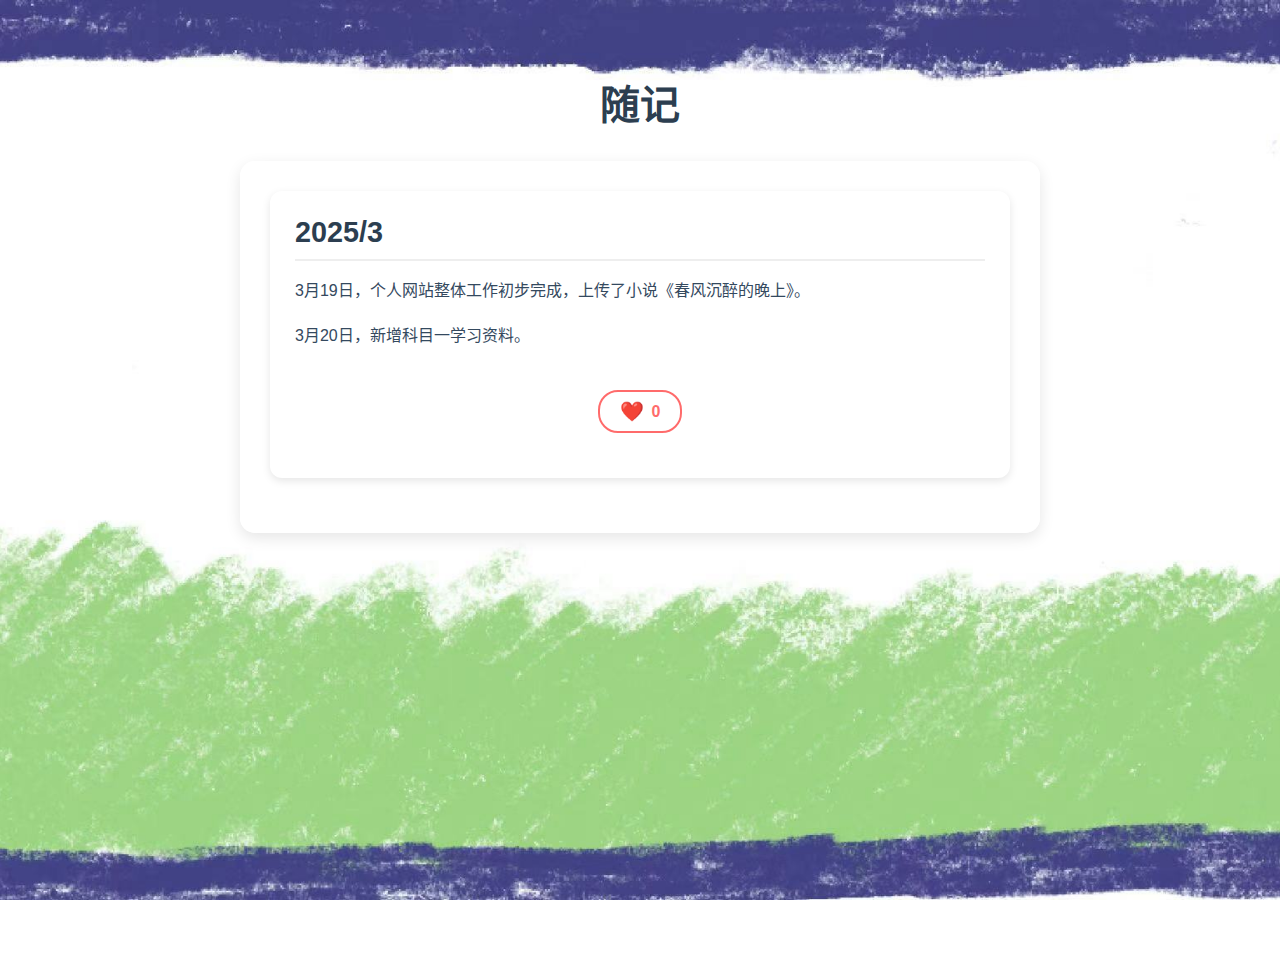
<file: page3.html>
<!DOCTYPE html>
<html lang="zh-CN">
<head>
    <meta charset="UTF-8">
    <meta name="viewport" content="width=device-width, initial-scale=1.0">
    <title>随记</title>
    <link rel="stylesheet" href="styles/style4.css">
    <link rel="icon" href="images/icon2.jpg" />
</head>
<body>
<div class="container">
    <br>
    <h1>随记</h1>

    <div class="article-container">
        <article class="article-card" data-id="1">
            <div class="article-header">
                <h2>2025/3</h2>
                <p class="writer"></p>
            
            </div>
            
            <div class="article-content">
                
                <p>3月19日，个人网站整体工作初步完成，上传了小说《春风沉醉的晚上》。</p>
                <p>3月20日，新增科目一学习资料。</p>

            </div>
        
            <div class="article-footer">
                <button class="like-btn">
                    <span class="like-icon">❤️</span>
                    <span class="like-count">0</span>
                </button>
            </div>
        </article>

    </div>
</div>

<script src="scripts/main4.js"></script>
</body>
</html>
</file>
<file: styles/style2.css>
body {
    background-image: url('../images/door1.jpg'); /* 修改为你的图片路径 */
    background-size: cover;
    background-position: center;
    background-attachment: fixed;
    font-family: "Comic Sans MS", cursive, sans-serif;
    min-height: 100vh;
    padding: 20px;
    position: relative;
}

.container {

    max-width: 800px;
    margin: 0 auto;
}

.form-container {
    background: rgba(255, 255, 255, 0.9);
    padding: 30px;
    border-radius: 15px;
    box-shadow: 0 5px 15px rgba(0, 0, 0, 0.1);
}

h1 {
    text-align: center;
    color: #2c3e50;
    margin-bottom: 30px;
    font-size: 2.5em;
}

.form-group {
    margin-bottom: 20px;
}

/* 在原有样式基础上添加 */
.form-group:last-child {
    text-align: center;
    margin-top: 25px;
}

label {
    display: block;
    margin-bottom: 8px;
    color: #34495e;
    font-weight: 500;
}

input, textarea {
    width: 100%;
    padding: 12px;
    border: 2px solid #ddd;
    border-radius: 8px;
    font-size: 16px;
    transition: border-color 0.3s;
}

input:focus, textarea:focus {
    outline: none;
    border-color: #83a4d4;
}

textarea {
    height: 120px;
    resize: vertical;
}

button {
    background: #83a4d4;
    color: white;
    padding: 12px 30px;
    border: none;
    border-radius: 8px;
    cursor: pointer;
    font-size: 16px;
    transition: transform 0.2s, background 0.3s;
    display: block; margin: 20px auto;
}

button:hover {
    background: #6a8bbe;
    transform: translateY(-2px);
}
/* 成功提示框 */
/*.success-message {*/
/*    display: none;*/
/*    background: #4caf50;*/
/*    color: white;*/
/*    padding: 10px;*/
/*    border-radius: 10px;*/
/*    margin-top: 10px;*/
/*}*/

.success-message {
    position: fixed;  /* 改为固定定位 */
    top: 50%;
    left: 50%;
    transform: translate(-50%, -50%); /* 精确居中 */
    background: #4caf50;
    color: white;
    padding: 20px 40px;
    border-radius: 10px;
    box-shadow: 0 4px 6px rgba(0, 0, 0, 0.1);
    z-index: 1000;    /* 确保在最上层 */
    display: none;
    /* 添加动画效果 */
    animation: fadeInOut 3s ease-in-out;
}

@keyframes fadeInOut {
    0% { opacity: 0; transform: translate(-50%, -60%); }
    10% { opacity: 1; transform: translate(-50%, -50%); }
    90% { opacity: 1; transform: translate(-50%, -50%); }
    100% { opacity: 0; transform: translate(-50%, -60%); }
}

.message-list {
    margin-top: 30px;
    background: rgba(255, 255, 255, 0.9);
    padding: 20px;
    border-radius: 15px;
}

.message-card {
    background: white;
    padding: 15px;
    margin-bottom: 15px;
    border-radius: 8px;
    box-shadow: 0 2px 5px rgba(0, 0, 0, 0.1);
}

.error {
    color: #e74c3c;
    font-size: 0.9em;
    margin-top: 5px;
}

@media (max-width: 768px) {
    .container {
        width: 95%;
    }

    input, textarea {
        width: 100%;
    }
}
</file>
<file: styles/style3.css>
/*!* 文章容器 *!*/
/*.article-container {*/
/*    background: rgba(255, 255, 255, 0.9);*/
/*    padding: 30px;*/
/*    border-radius: 15px;*/
/*    box-shadow: 0 5px 15px rgba(0, 0, 0, 0.1);*/
/*    margin-top: 30px;*/
/*}*/

/*.article-card {*/
/*    background: white;*/
/*    padding: 25px;*/
/*    margin-bottom: 25px;*/
/*    border-radius: 12px;*/
/*    box-shadow: 0 3px 8px rgba(0, 0, 0, 0.1);*/
/*    transition: transform 0.2s;*/
/*}*/

/*.article-card:hover {*/
/*    transform: translateY(-3px);*/
/*}*/

/*.article-header {*/
/*    display: flex;*/
/*    justify-content: space-between;*/
/*    align-items: center;*/
/*    margin-bottom: 15px;*/
/*    border-bottom: 2px solid #eee;*/
/*    padding-bottom: 10px;*/
/*}*/

/*.article-header h2 {*/
/*    color: #2c3e50;*/
/*    margin: 0;*/
/*    font-size: 1.8em;*/
/*}*/

/*.article-date {*/
/*    color: #7f8c8d;*/
/*    font-size: 0.9em;*/
/*}*/

/*.article-content {*/
/*    line-height: 1.8;*/
/*    color: #34495e;*/
/*    font-size: 16px;*/
/*}*/

/*.article-footer {*/
/*    margin-top: 20px;*/
/*    display: flex;*/
/*    justify-content: flex-end;*/
/*}*/

/*.like-btn {*/
/*    background: none;*/
/*    border: 2px solid #ff6b6b;*/
/*    padding: 8px 20px;*/
/*    border-radius: 20px;*/
/*    cursor: pointer;*/
/*    display: flex;*/
/*    align-items: center;*/
/*    gap: 8px;*/
/*    transition: all 0.3s;*/
/*}*/

/*.like-btn:hover {*/
/*    background: #ff6b6b22;*/
/*}*/

/*.like-count {*/
/*    color: #ff6b6b;*/
/*    font-weight: bold;*/
/*}*/

/*.like-icon {*/
/*    font-size: 1.2em;*/
/*}*/

body {
    background-image: url('../images/door1.jpg'); /* 修改为你的图片路径 */
    background-size: cover;
    background-position: center;
    background-attachment: fixed;
    font-family: "Comic Sans MS", cursive, sans-serif;
    min-height: 100vh;
    padding: 20px;
    position: relative;
}

.container {

    max-width: 800px;
    margin: 0 auto;
}

.form-container {
    background: rgba(255, 255, 255, 0.9);
    padding: 30px;
    border-radius: 15px;
    box-shadow: 0 5px 15px rgba(0, 0, 0, 0.1);
}

h1 {
    text-align: center;
    color: #2c3e50;
    margin-bottom: 30px;
    font-size: 2.5em;
}

.form-group {
    margin-bottom: 20px;
}

/* 在原有样式基础上添加 */
.form-group:last-child {
    text-align: center;
    margin-top: 25px;
}

label {
    display: block;
    margin-bottom: 8px;
    color: #34495e;
    font-weight: 500;
}

input, textarea {
    width: 100%;
    padding: 12px;
    border: 2px solid #ddd;
    border-radius: 8px;
    font-size: 16px;
    transition: border-color 0.3s;
}

input:focus, textarea:focus {
    outline: none;
    border-color: #83a4d4;
}

textarea {
    height: 120px;
    resize: vertical;
}

button {
    background: #83a4d4;
    color: white;
    padding: 12px 30px;
    border: none;
    border-radius: 8px;
    cursor: pointer;
    font-size: 16px;
    transition: transform 0.2s, background 0.3s;
    display: block; margin: 20px auto;
}

button:hover {
    background: #6a8bbe;
    transform: translateY(-2px);
}
/* 成功提示框 */
/*.success-message {*/
/*    display: none;*/
/*    background: #4caf50;*/
/*    color: white;*/
/*    padding: 10px;*/
/*    border-radius: 10px;*/
/*    margin-top: 10px;*/
/*}*/

.success-message {
    position: fixed;  /* 改为固定定位 */
    top: 50%;
    left: 50%;
    transform: translate(-50%, -50%); /* 精确居中 */
    background: #4caf50;
    color: white;
    padding: 20px 40px;
    border-radius: 10px;
    box-shadow: 0 4px 6px rgba(0, 0, 0, 0.1);
    z-index: 1000;    /* 确保在最上层 */
    display: none;
    /* 添加动画效果 */
    animation: fadeInOut 3s ease-in-out;
}

@keyframes fadeInOut {
    0% { opacity: 0; transform: translate(-50%, -60%); }
    10% { opacity: 1; transform: translate(-50%, -50%); }
    90% { opacity: 1; transform: translate(-50%, -50%); }
    100% { opacity: 0; transform: translate(-50%, -60%); }
}

.message-list {
    margin-top: 30px;
    background: rgba(255, 255, 255, 0.9);
    padding: 20px;
    border-radius: 15px;
}

.message-card {
    background: white;
    padding: 15px;
    margin-bottom: 15px;
    border-radius: 8px;
    box-shadow: 0 2px 5px rgba(0, 0, 0, 0.1);
}

.error {
    color: #e74c3c;
    font-size: 0.9em;
    margin-top: 5px;
}

@media (max-width: 768px) {
    .container {
        width: 95%;
    }

    input, textarea {
        width: 100%;
    }
}
/* 文章容器 */
.article-container {
    background: rgba(255, 255, 255, 0.9);
    padding: 30px;
    border-radius: 15px;
    box-shadow: 0 5px 15px rgba(0, 0, 0, 0.1);
    margin-top: 30px;
}

.article-card {
    background: white;
    padding: 25px;
    margin-bottom: 25px;
    border-radius: 12px;
    box-shadow: 0 3px 8px rgba(0, 0, 0, 0.1);
    transition: transform 0.2s;
}

.article-card:hover {
    transform: translateY(-3px);
}

.article-header {
    display: flex;
    justify-content: space-between;
    align-items: center;
    margin-bottom: 15px;
    border-bottom: 2px solid #eee;
    padding-bottom: 10px;
}

.article-header h2 {
    color: #2c3e50;
    margin: 0;
    font-size: 1.8em;
}

.writer{
    text-align: center;
}


.article-date {
    color: #7f8c8d;
    font-size: 0.9em;
}

.article-content {
    line-height: 1.8;
    color: #34495e;
    font-size: 16px;
}

.article-footer {
    margin-top: 20px;
    display: flex;
    justify-content: flex-end;
}

.like-btn {
    background: none;
    border: 2px solid #ff6b6b;
    padding: 8px 20px;
    border-radius: 20px;
    cursor: pointer;
    display: flex;
    align-items: center;
    gap: 8px;
    transition: all 0.3s;
}

.like-btn:hover {
    background: #ff6b6b22;
}

.like-count {
    color: #ff6b6b;
    font-weight: bold;
}

.like-icon {
    font-size: 1.2em;
}
</file>
<file: styles/style4.css>
/*!* 文章容器 *!*/
/*.article-container {*/
/*    background: rgba(255, 255, 255, 0.9);*/
/*    padding: 30px;*/
/*    border-radius: 15px;*/
/*    box-shadow: 0 5px 15px rgba(0, 0, 0, 0.1);*/
/*    margin-top: 30px;*/
/*}*/

/*.article-card {*/
/*    background: white;*/
/*    padding: 25px;*/
/*    margin-bottom: 25px;*/
/*    border-radius: 12px;*/
/*    box-shadow: 0 3px 8px rgba(0, 0, 0, 0.1);*/
/*    transition: transform 0.2s;*/
/*}*/

/*.article-card:hover {*/
/*    transform: translateY(-3px);*/
/*}*/

/*.article-header {*/
/*    display: flex;*/
/*    justify-content: space-between;*/
/*    align-items: center;*/
/*    margin-bottom: 15px;*/
/*    border-bottom: 2px solid #eee;*/
/*    padding-bottom: 10px;*/
/*}*/

/*.article-header h2 {*/
/*    color: #2c3e50;*/
/*    margin: 0;*/
/*    font-size: 1.8em;*/
/*}*/

/*.article-date {*/
/*    color: #7f8c8d;*/
/*    font-size: 0.9em;*/
/*}*/

/*.article-content {*/
/*    line-height: 1.8;*/
/*    color: #34495e;*/
/*    font-size: 16px;*/
/*}*/

/*.article-footer {*/
/*    margin-top: 20px;*/
/*    display: flex;*/
/*    justify-content: flex-end;*/
/*}*/

/*.like-btn {*/
/*    background: none;*/
/*    border: 2px solid #ff6b6b;*/
/*    padding: 8px 20px;*/
/*    border-radius: 20px;*/
/*    cursor: pointer;*/
/*    display: flex;*/
/*    align-items: center;*/
/*    gap: 8px;*/
/*    transition: all 0.3s;*/
/*}*/

/*.like-btn:hover {*/
/*    background: #ff6b6b22;*/
/*}*/

/*.like-count {*/
/*    color: #ff6b6b;*/
/*    font-weight: bold;*/
/*}*/

/*.like-icon {*/
/*    font-size: 1.2em;*/
/*}*/

body {
    background-image: url('../images/door1.jpg'); /* 修改为你的图片路径 */
    background-size: cover;
    background-position: center;
    background-attachment: fixed;
    font-family: "Comic Sans MS", cursive, sans-serif;
    min-height: 100vh;
    padding: 20px;
    position: relative;
}

.container {

    max-width: 800px;
    margin: 0 auto;
}

.form-container {
    background: rgba(255, 255, 255, 0.9);
    padding: 30px;
    border-radius: 15px;
    box-shadow: 0 5px 15px rgba(0, 0, 0, 0.1);
}

h1 {
    text-align: center;
    color: #2c3e50;
    margin-bottom: 30px;
    font-size: 2.5em;
}

.form-group {
    margin-bottom: 20px;
}

/* 在原有样式基础上添加 */
.form-group:last-child {
    text-align: center;
    margin-top: 25px;
}

label {
    display: block;
    margin-bottom: 8px;
    color: #34495e;
    font-weight: 500;
}

input, textarea {
    width: 100%;
    padding: 12px;
    border: 2px solid #ddd;
    border-radius: 8px;
    font-size: 16px;
    transition: border-color 0.3s;
}

input:focus, textarea:focus {
    outline: none;
    border-color: #83a4d4;
}

textarea {
    height: 120px;
    resize: vertical;
}

button {
    background: #83a4d4;
    color: white;
    padding: 12px 30px;
    border: none;
    border-radius: 8px;
    cursor: pointer;
    font-size: 16px;
    transition: transform 0.2s, background 0.3s;
    display: block; margin: 20px auto;
}

button:hover {
    background: #6a8bbe;
    transform: translateY(-2px);
}
/* 成功提示框 */
/*.success-message {*/
/*    display: none;*/
/*    background: #4caf50;*/
/*    color: white;*/
/*    padding: 10px;*/
/*    border-radius: 10px;*/
/*    margin-top: 10px;*/
/*}*/

.success-message {
    position: fixed;  /* 改为固定定位 */
    top: 50%;
    left: 50%;
    transform: translate(-50%, -50%); /* 精确居中 */
    background: #4caf50;
    color: white;
    padding: 20px 40px;
    border-radius: 10px;
    box-shadow: 0 4px 6px rgba(0, 0, 0, 0.1);
    z-index: 1000;    /* 确保在最上层 */
    display: none;
    /* 添加动画效果 */
    animation: fadeInOut 3s ease-in-out;
}

@keyframes fadeInOut {
    0% { opacity: 0; transform: translate(-50%, -60%); }
    10% { opacity: 1; transform: translate(-50%, -50%); }
    90% { opacity: 1; transform: translate(-50%, -50%); }
    100% { opacity: 0; transform: translate(-50%, -60%); }
}

.message-list {
    margin-top: 30px;
    background: rgba(255, 255, 255, 0.9);
    padding: 20px;
    border-radius: 15px;
}

.message-card {
    background: white;
    padding: 15px;
    margin-bottom: 15px;
    border-radius: 8px;
    box-shadow: 0 2px 5px rgba(0, 0, 0, 0.1);
}

.error {
    color: #e74c3c;
    font-size: 0.9em;
    margin-top: 5px;
}

@media (max-width: 768px) {
    .container {
        width: 95%;
    }

    input, textarea {
        width: 100%;
    }
}
/* 文章容器 */
.article-container {
    background: rgba(255, 255, 255, 0.9);
    padding: 30px;
    border-radius: 15px;
    box-shadow: 0 5px 15px rgba(0, 0, 0, 0.1);
    margin-top: 30px;
}

.article-card {
    background: white;
    padding: 25px;
    margin-bottom: 25px;
    border-radius: 12px;
    box-shadow: 0 3px 8px rgba(0, 0, 0, 0.1);
    transition: transform 0.2s;
}

.article-card:hover {
    transform: translateY(-3px);
}

.article-header {
    display: flex;
    justify-content: space-between;
    align-items: center;
    margin-bottom: 15px;
    border-bottom: 2px solid #eee;
    padding-bottom: 10px;
}

.article-header h2 {
    color: #2c3e50;
    margin: 0;
    font-size: 1.8em;
}

.writer{
    text-align: center;
}


.article-date {
    color: #7f8c8d;
    font-size: 0.9em;
}

.article-content {
    line-height: 1.8;
    color: #34495e;
    font-size: 16px;
}

.article-footer {
    margin-top: 20px;
    display: flex;
    justify-content: flex-end;
}

.like-btn {
    background: none;
    border: 2px solid #ff6b6b;
    padding: 8px 20px;
    border-radius: 20px;
    cursor: pointer;
    display: flex;
    align-items: center;
    gap: 8px;
    transition: all 0.3s;
}

.like-btn:hover {
    background: #ff6b6b22;
}

.like-count {
    color: #ff6b6b;
    font-weight: bold;
}

.like-icon {
    font-size: 1.2em;
}
</file>
